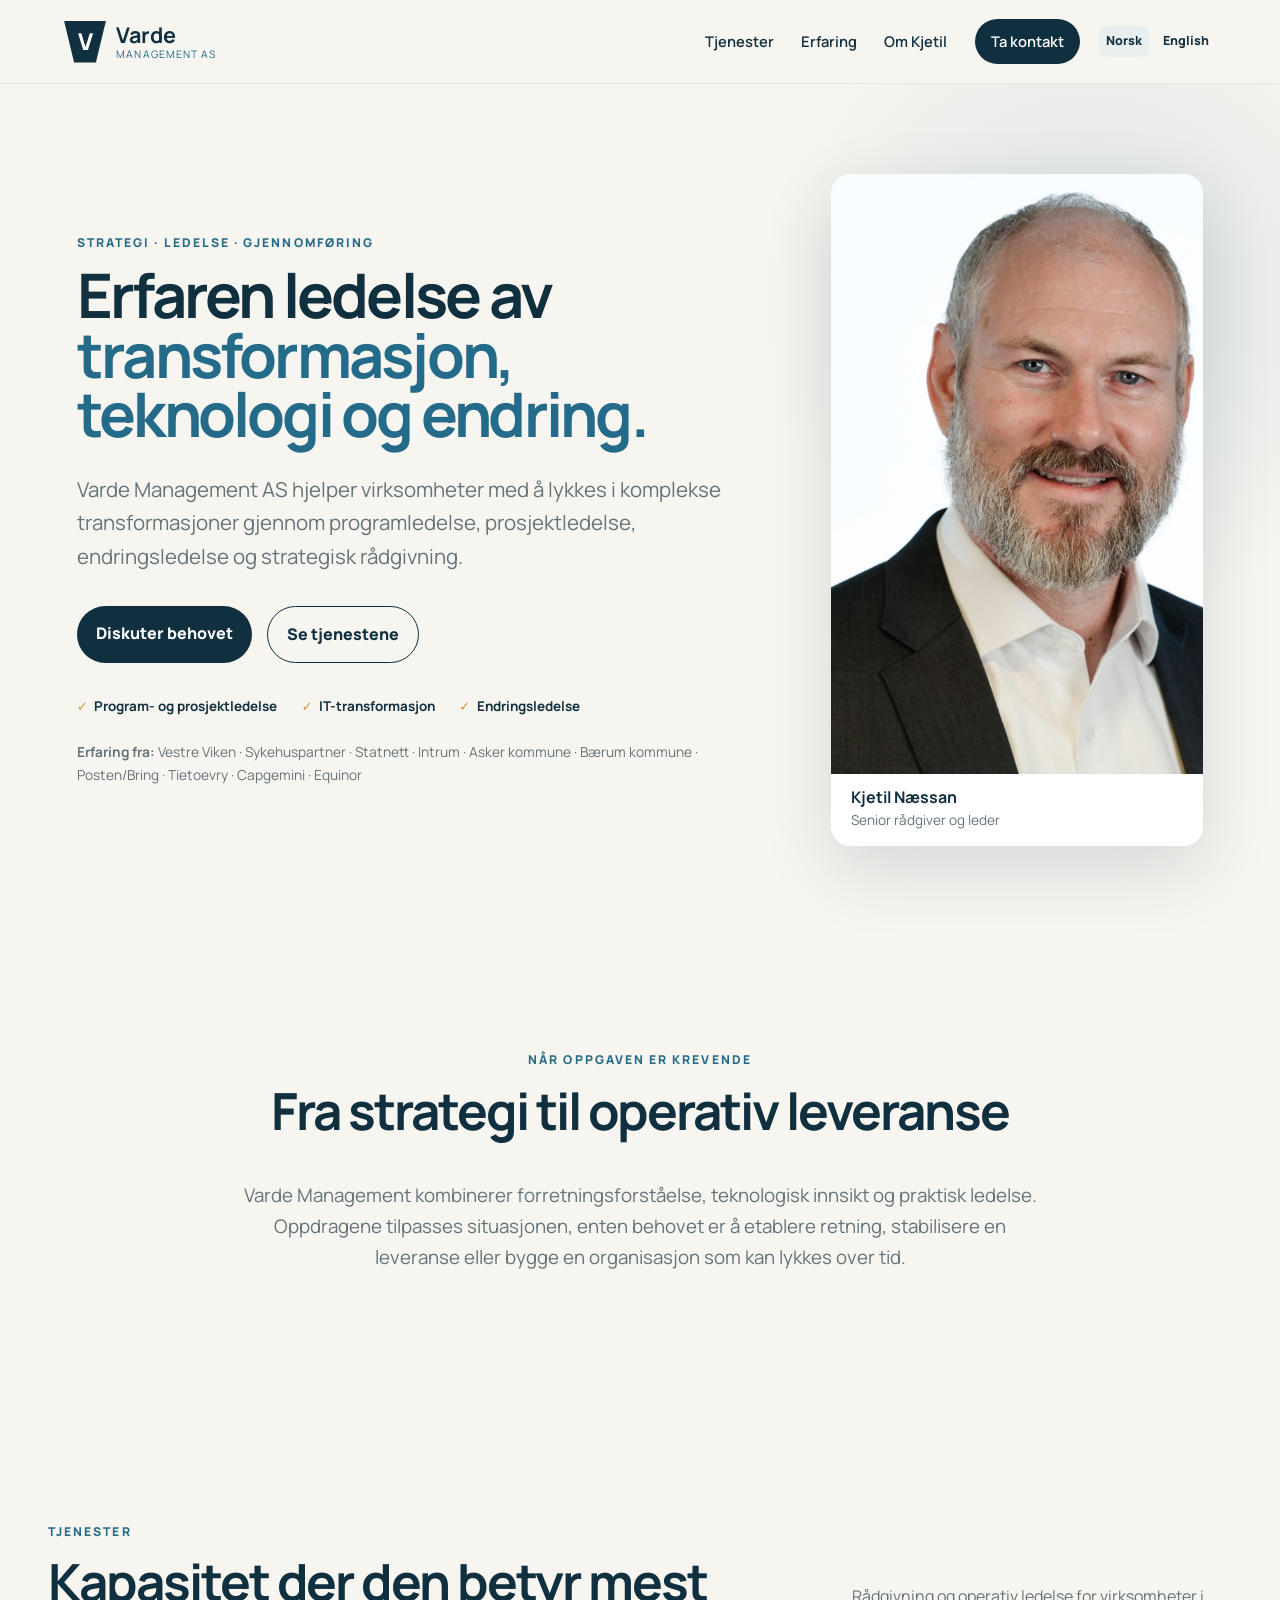
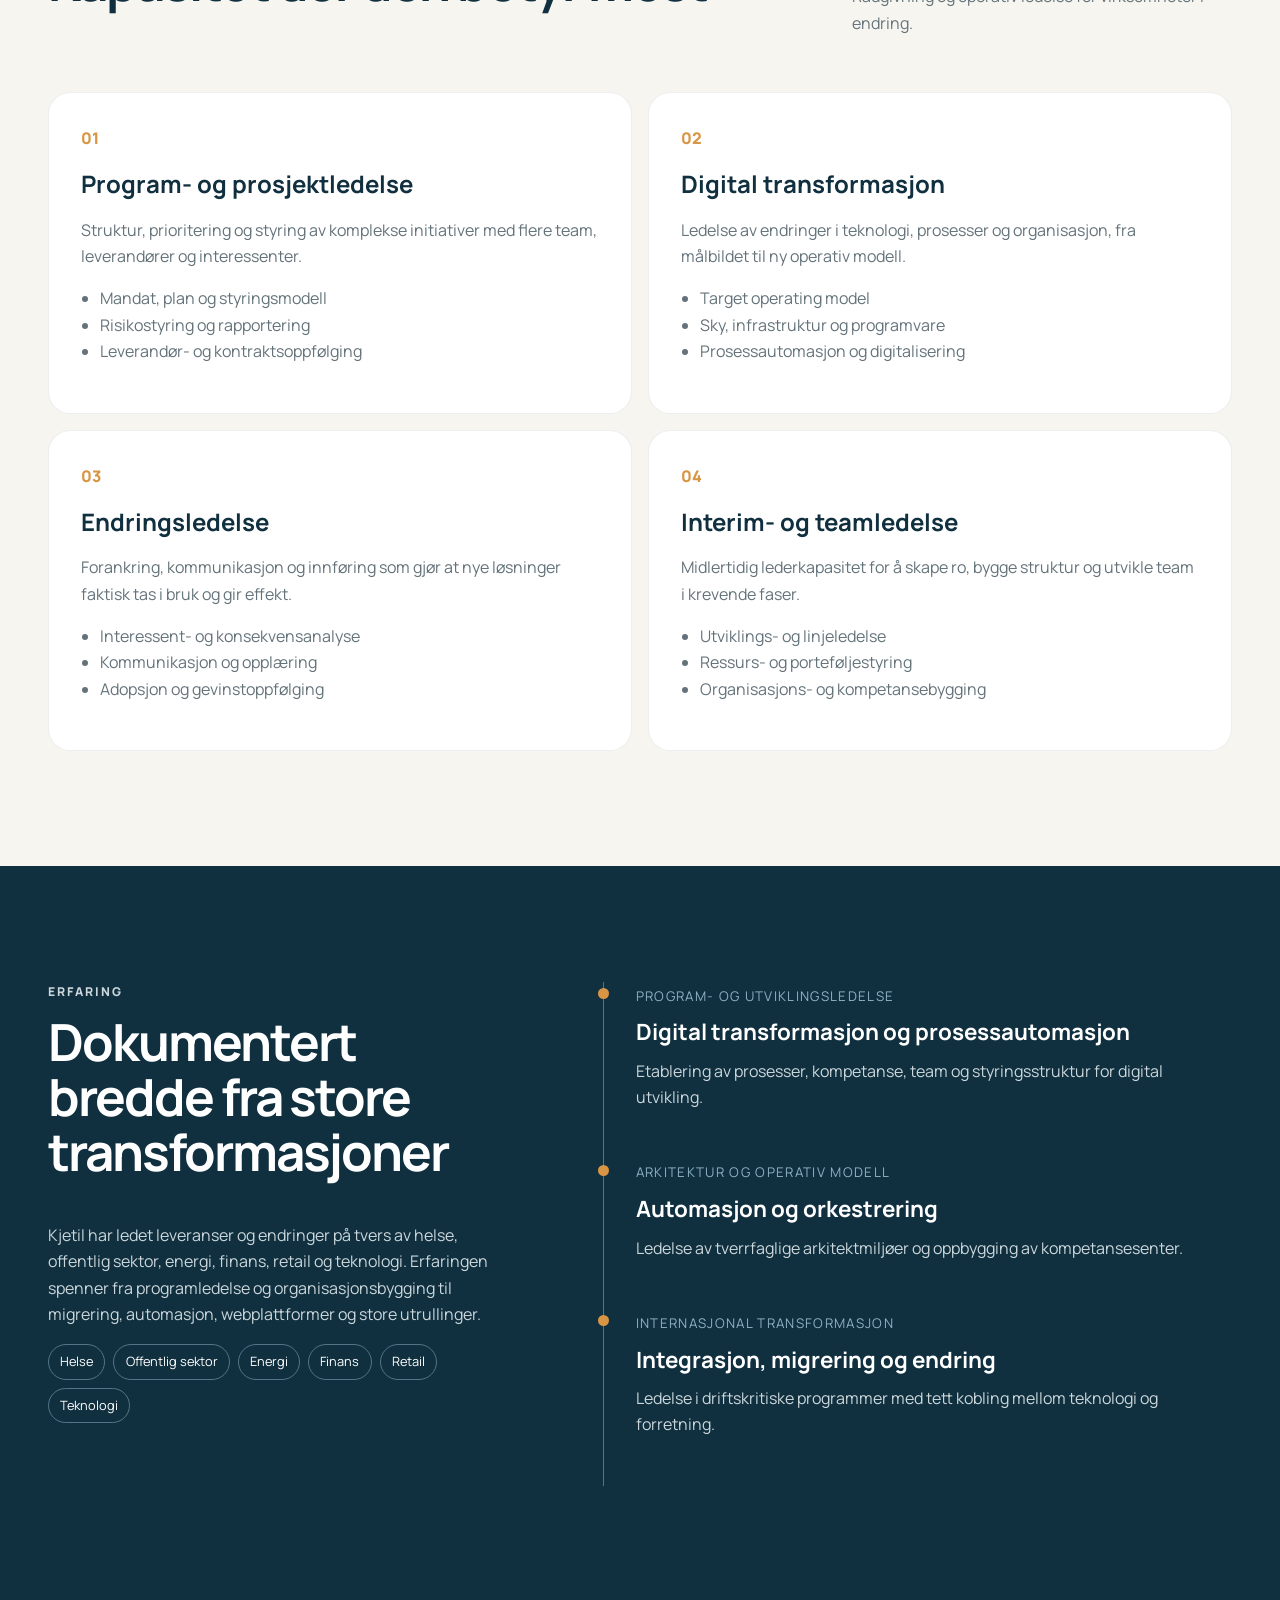
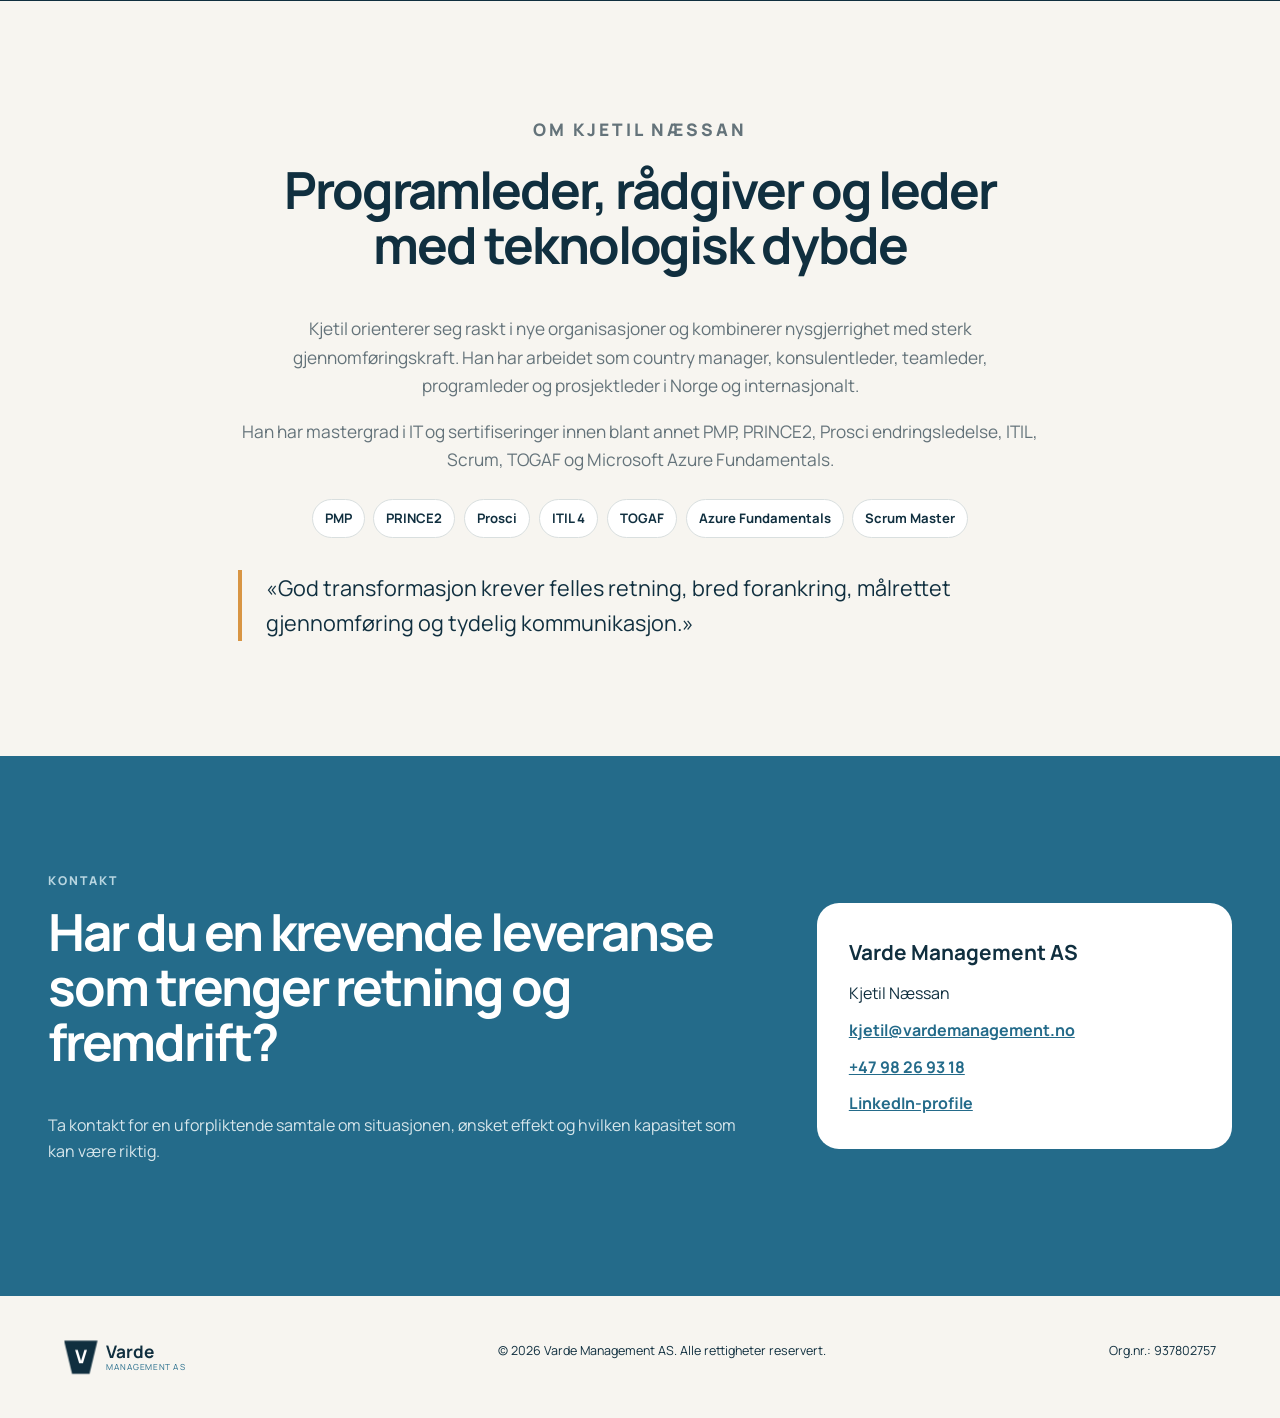
<file: index.html>
<!doctype html>
<html lang="no">

<head>
    <meta charset="utf-8">
    <meta name="viewport" content="width=device-width, initial-scale=1">
    <meta name="description"
        content="Varde Management AS tilbyr programledelse, prosjektledelse, endringsledelse og strategisk rådgivning for digital transformasjon.">
    <meta name="theme-color" content="#102f3f">
    <title>Varde Management AS | Konsulenttjenester</title>
    <link rel="preconnect" href="https://fonts.googleapis.com">
    <link rel="preconnect" href="https://fonts.gstatic.com" crossorigin>
    <link href="https://fonts.googleapis.com/css2?family=Manrope:wght@400;500;600;700;800&display=swap"
        rel="stylesheet">
    <link rel="stylesheet" href="styles.css">
    <link rel="canonical" href="https://vardemanagement.no/" />
    <script defer src="script.js"></script>
    <link rel="alternate" hreflang="no" href="https://www.vardemanagement.no/" />
    <link rel="alternate" hreflang="en" href="https://www.vardemanagement.no/en.html" />
    <link rel="alternate" hreflang="x-default" href="https://www.vardemanagement.no/" />
    <link rel="icon" type="image/svg+xml" href="favicon.svg">
</head>

<body><a class="skip" href="#main">Skip to content</a>
    <header class="site-header"><a class="brand" href="#top" aria-label="Varde Management AS"><span class="brand-mark"
                aria-hidden="true">V</span><span><strong>Varde</strong><small>Management AS</small></span></a>
        <div class="header-right"><button class="menu" type="button" aria-expanded="false"
                aria-controls="nav">Menu</button>
            <nav id="nav" aria-label="Main navigation"><a href="#tjenester">Tjenester</a><a
                    href="#erfaring">Erfaring</a><a href="#om">Om Kjetil</a><a class="nav-cta" href="#kontakt">Ta
                    kontakt</a></nav>
            <div class="language-switch" aria-label="Language"><a href="index.html" aria-current="page">Norsk </a><a
                    href="en.html">English </a></div>
        </div>
    </header>
    <main id="main">
        <section class="hero" id="top">
            <div class="hero-copy reveal">
                <p class="eyebrow">Strategi · ledelse · gjennomføring</p>
                <h1>Erfaren ledelse av <span>transformasjon, teknologi og endring.</span></h1>
                <p class="lead">Varde Management AS hjelper virksomheter med å lykkes i komplekse transformasjoner
                    gjennom programledelse, prosjektledelse, endringsledelse og strategisk rådgivning.</p>
                <div class="actions"><a class="button primary" href="#kontakt">Diskuter behovet</a><a
                        class="button secondary" href="#tjenester">Se tjenestene</a></div>
                <ul class="proof">
                    <li>Program- og prosjektledelse</li>
                    <li>IT-transformasjon</li>
                    <li>Endringsledelse</li>
                </ul>
                <p class="customer-proof"><strong>Erfaring fra:</strong> Vestre Viken · Sykehuspartner · Statnett ·
                    Intrum · Asker kommune · Bærum kommune · Posten/Bring · Tietoevry · Capgemini · Equinor</p>
            </div>
            <div class="hero-visual reveal">
                <div class="portrait-wrap"><img src="assets/kjetil-naessan.jpg" alt="Professional portrait" width="720"
                        height="900">
                    <div class="portrait-card"><strong>Kjetil Næssan</strong><span>Senior rådgiver og leder</span></div>
                </div>
            </div>
        </section>
        <section class="section intro">
            <p class="section-kicker">Når oppgaven er krevende</p>
            <h2>Fra strategi til operativ leveranse</h2>
            <p>Varde Management kombinerer forretningsforståelse, teknologisk innsikt og praktisk ledelse. Oppdragene
                tilpasses situasjonen, enten behovet er å etablere retning, stabilisere en leveranse eller bygge en
                organisasjon som kan lykkes over tid.</p>
        </section>
        <section class="section" id="tjenester">
            <div class="section-head">
                <div>
                    <p class="section-kicker">Tjenester</p>
                    <h2>Kapasitet der den betyr mest</h2>
                </div>
                <p>Rådgivning og operativ ledelse for virksomheter i endring.</p>
            </div>
            <div class="cards">
                <article class="card"><span>01</span>
                    <h3>Program- og prosjektledelse</h3>
                    <p>Struktur, prioritering og styring av komplekse initiativer med flere team, leverandører og
                        interessenter.</p>
                    <ul>
                        <li>Mandat, plan og styringsmodell</li>
                        <li>Risikostyring og rapportering</li>
                        <li>Leverandør- og kontraktsoppfølging</li>
                    </ul>
                </article>
                <article class="card"><span>02</span>
                    <h3>Digital transformasjon</h3>
                    <p>Ledelse av endringer i teknologi, prosesser og organisasjon, fra målbildet til ny operativ
                        modell.</p>
                    <ul>
                        <li>Target operating model</li>
                        <li>Sky, infrastruktur og programvare</li>
                        <li>Prosessautomasjon og digitalisering</li>
                    </ul>
                </article>
                <article class="card"><span>03</span>
                    <h3>Endringsledelse</h3>
                    <p>Forankring, kommunikasjon og innføring som gjør at nye løsninger faktisk tas i bruk og gir
                        effekt.</p>
                    <ul>
                        <li>Interessent- og konsekvensanalyse</li>
                        <li>Kommunikasjon og opplæring</li>
                        <li>Adopsjon og gevinstoppfølging</li>
                    </ul>
                </article>
                <article class="card"><span>04</span>
                    <h3>Interim- og teamledelse</h3>
                    <p>Midlertidig lederkapasitet for å skape ro, bygge struktur og utvikle team i krevende faser.</p>
                    <ul>
                        <li>Utviklings- og linjeledelse</li>
                        <li>Ressurs- og porteføljestyring</li>
                        <li>Organisasjons- og kompetansebygging</li>
                    </ul>
                </article>
            </div>
        </section>
        <section class="section experience" id="erfaring">
            <div>
                <p class="section-kicker">Erfaring</p>
                <h2>Dokumentert bredde fra store transformasjoner</h2>
                <p>Kjetil har ledet leveranser og endringer på tvers av helse, offentlig sektor, energi, finans, retail
                    og teknologi. Erfaringen spenner fra programledelse og organisasjonsbygging til migrering,
                    automasjon, webplattformer og store utrullinger.</p>
                <div class="tags"><span>Helse</span><span>Offentlig
                        sektor</span><span>Energi</span><span>Finans</span><span>Retail</span><span>Teknologi</span>
                </div>
            </div>
            <div class="timeline">
                <article><small>Program- og utviklingsledelse</small>
                    <h3>Digital transformasjon og prosessautomasjon</h3>
                    <p>Etablering av prosesser, kompetanse, team og styringsstruktur for digital utvikling.</p>
                </article>
                <article><small>Arkitektur og operativ modell</small>
                    <h3>Automasjon og orkestrering</h3>
                    <p>Ledelse av tverrfaglige arkitektmiljøer og oppbygging av kompetansesenter.</p>
                </article>
                <article><small>Internasjonal transformasjon</small>
                    <h3>Integrasjon, migrering og endring</h3>
                    <p>Ledelse i driftskritiske programmer med tett kobling mellom teknologi og forretning.</p>
                </article>
            </div>
        </section>
        <section class="section about" id="om">
            <p class="section-kicker">Om Kjetil Næssan</p>
            <h2>Programleder, rådgiver og leder med teknologisk dybde</h2>
            <p>Kjetil orienterer seg raskt i nye organisasjoner og kombinerer nysgjerrighet med sterk
                gjennomføringskraft. Han har arbeidet som country manager, konsulentleder, teamleder, programleder og
                prosjektleder i Norge og internasjonalt.</p>
            <p>Han har mastergrad i IT og sertifiseringer innen blant annet PMP, PRINCE2, Prosci endringsledelse, ITIL,
                Scrum, TOGAF og Microsoft Azure Fundamentals.</p>
            <div class="credentials"><span>PMP</span><span>PRINCE2</span><span>Prosci</span><span>ITIL
                    4</span><span>TOGAF</span><span>Azure Fundamentals</span><span>Scrum Master</span></div>
            <blockquote>«God transformasjon krever felles retning, bred forankring, målrettet gjennomføring og tydelig
                kommunikasjon.»</blockquote>
        </section>
        <section class="section contact" id="kontakt">
            <div>
                <p class="section-kicker light">Kontakt</p>
                <h2>Har du en krevende leveranse som trenger retning og fremdrift?</h2>
                <p>Ta kontakt for en uforpliktende samtale om situasjonen, ønsket effekt og hvilken kapasitet som kan
                    være riktig.</p>
            </div>
            <div class="contact-card"><strong>Varde Management AS</strong><span>Kjetil Næssan</span><a id="emailLink"
                    href="#kontakt">LEGG-INN-EPOST</a><a id="phoneLink" href="#kontakt">LEGG-INN-TELEFON</a><a
                    id="linkedinLink" href="#kontakt" target="_blank" rel="noopener noreferrer">LEGG-INN-LINKEDIN</a>
            </div>
        </section>
    </main>
    <footer>
        <div class="brand footer-brand"><span class="brand-mark">V</span><span><strong>Varde</strong><small>Management
                    AS</small></span></div>
        <p>© <span id="year"></span> Varde Management AS. Alle rettigheter reservert.</p>
        <p id="orgNumber">Org.nr.: LEGG-INN</p>
    </footer>
</body>

</html>
</file>
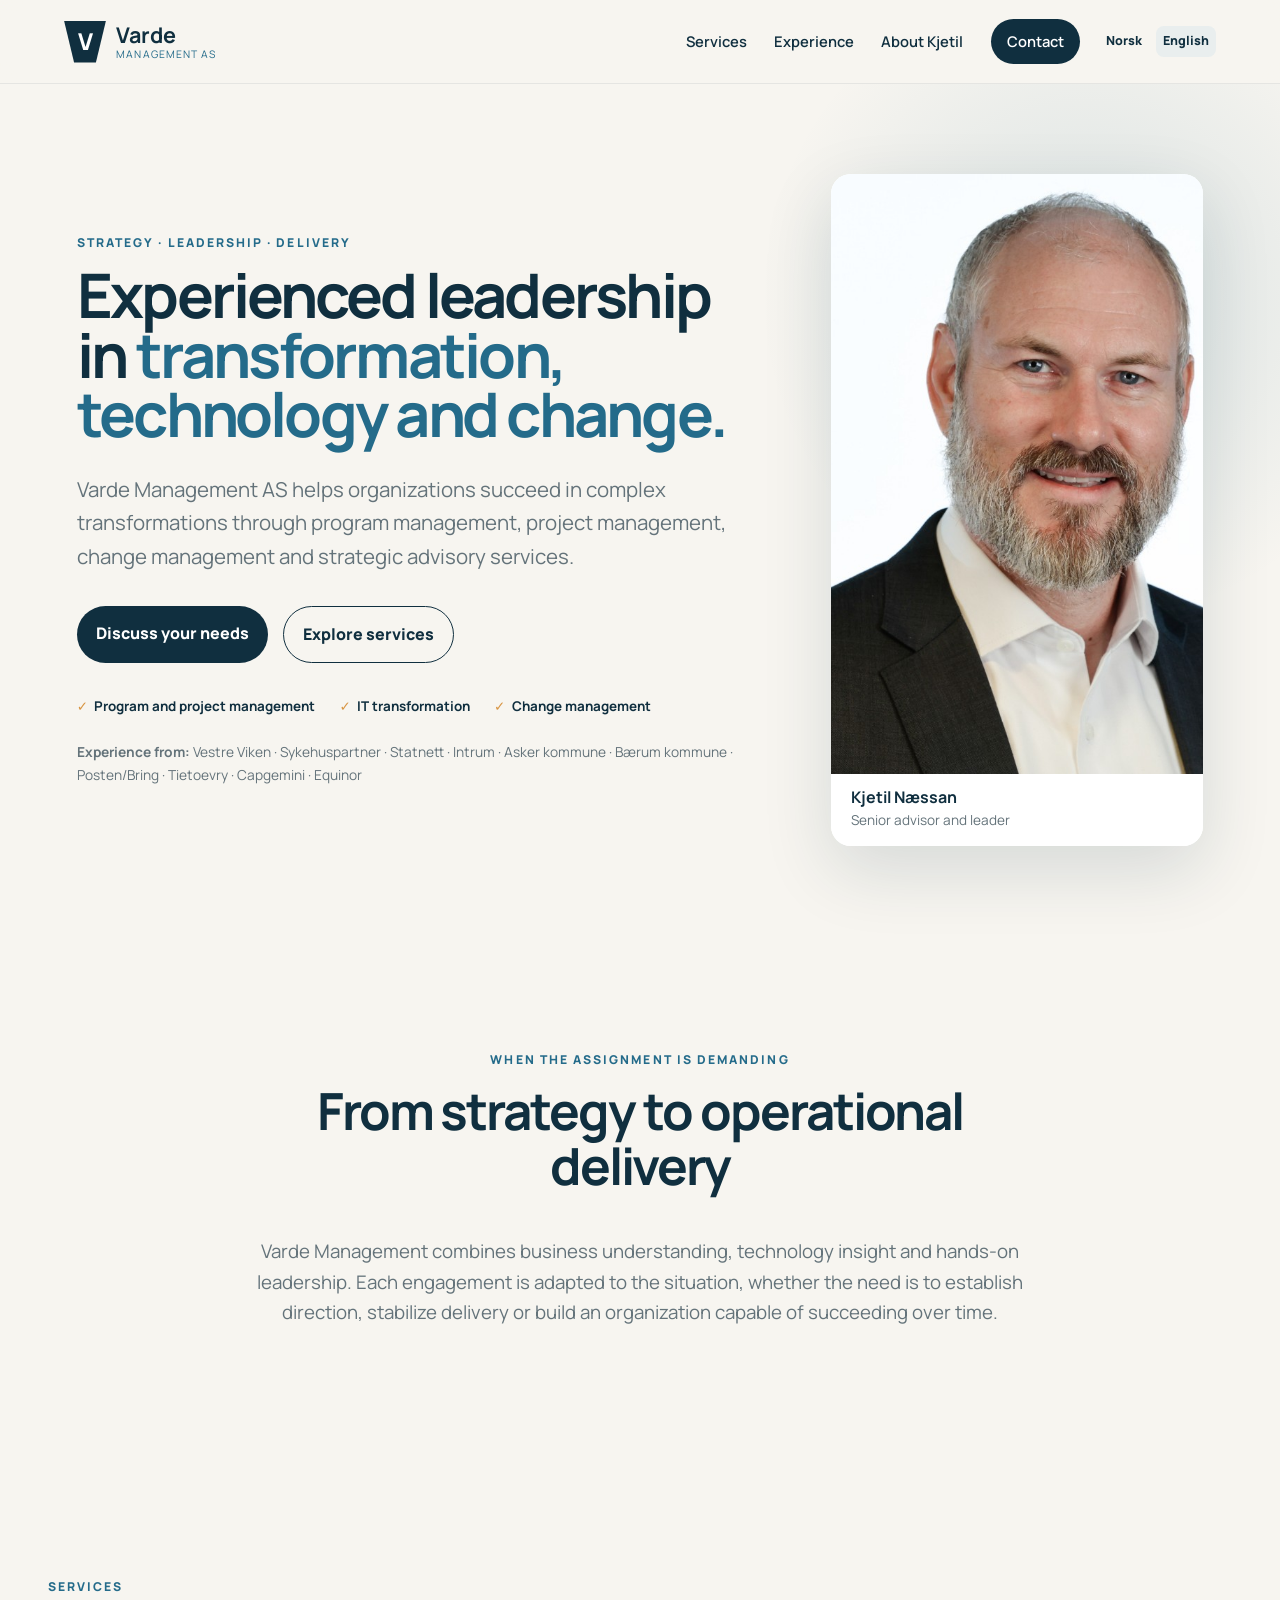
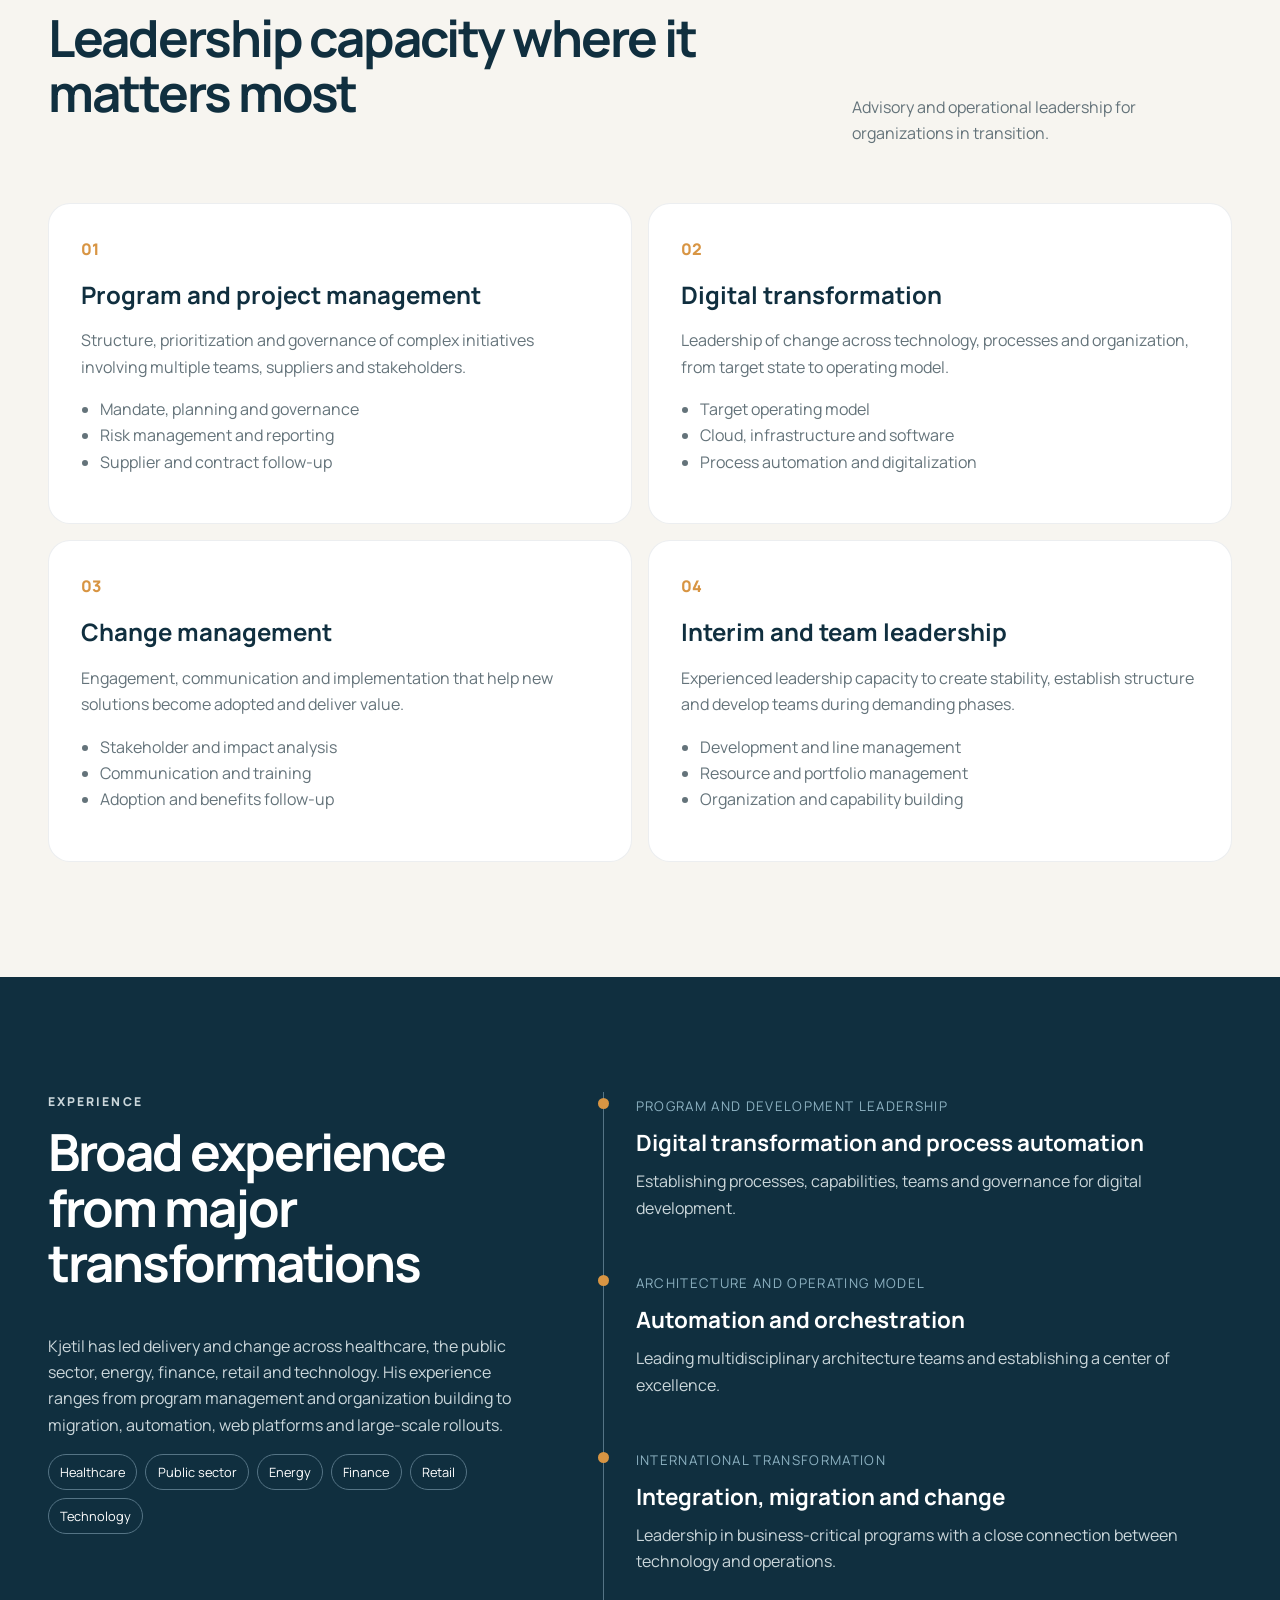
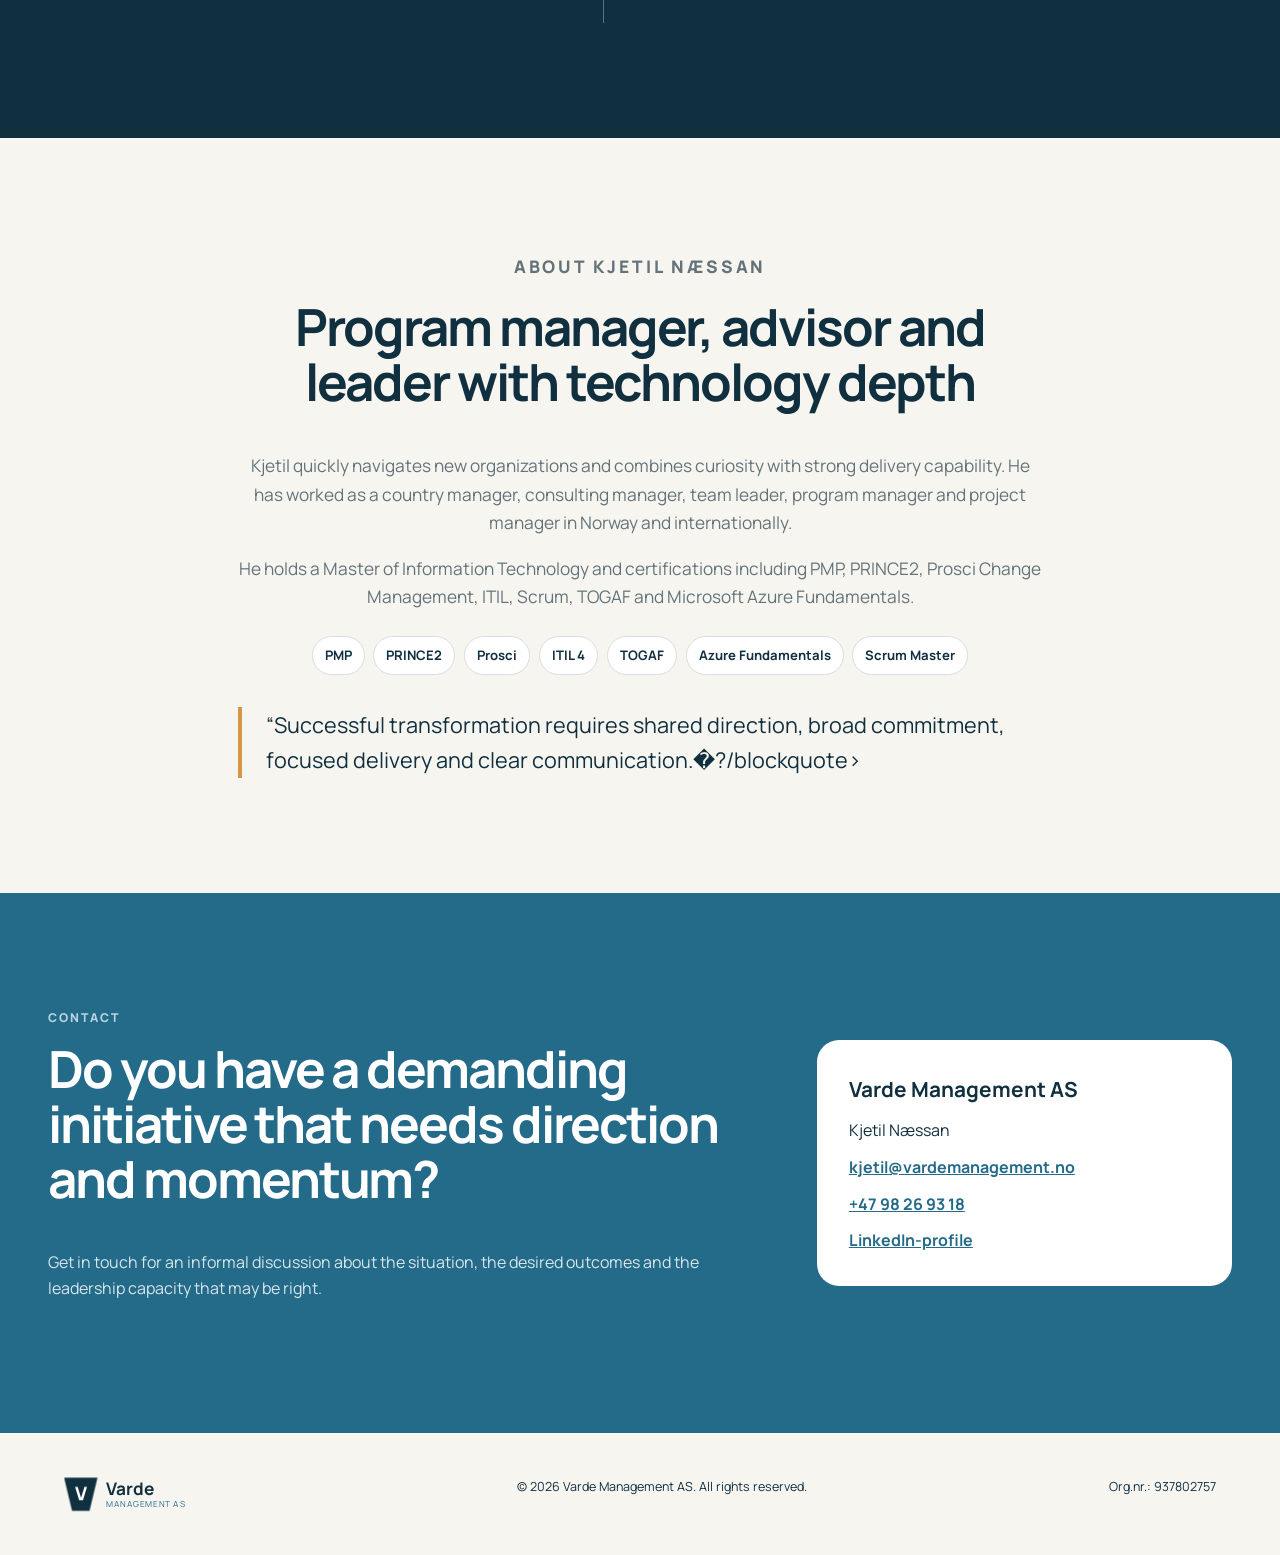
<file: en.html>
<!doctype html>
<html lang="en">

<head>
    <meta charset="utf-8">
    <meta name="viewport" content="width=device-width, initial-scale=1">
    <meta name="description"
        content="Varde Management AS provides program management, project management, change management and strategic advisory services.">
    <meta name="theme-color" content="#102f3f">
    <title>Varde Management AS | Consulting Services</title>
    <link rel="preconnect" href="https://fonts.googleapis.com">
    <link rel="preconnect" href="https://fonts.gstatic.com" crossorigin>
    <link href="https://fonts.googleapis.com/css2?family=Manrope:wght@400;500;600;700;800&display=swap"
        rel="stylesheet">
    <link rel="stylesheet" href="styles.css">
    <link rel="canonical" href="https://www.vardemanagement.no/en.html" />
    <script defer src="script.js"></script>
    <link rel="alternate" hreflang="no" href="https://www.vardemanagement.no/" />
    <link rel="alternate" hreflang="en" href="https://www.vardemanagement.no/en.html" />
    <link rel="alternate" hreflang="x-default" href="https://www.vardemanagement.no/" />
    <link rel="icon" type="image/svg+xml" href="favicon.svg">
</head>

<body><a class="skip" href="#main">Skip to content</a>
    <header class="site-header"><a class="brand" href="#top" aria-label="Varde Management AS"><span class="brand-mark"
                aria-hidden="true">V</span><span><strong>Varde</strong><small>Management AS</small></span></a>
        <div class="header-right"><button class="menu" type="button" aria-expanded="false"
                aria-controls="nav">Menu</button>
            <nav id="nav" aria-label="Main navigation"><a href="#tjenester">Services</a><a
                    href="#erfaring">Experience</a><a href="#om">About Kjetil</a><a class="nav-cta"
                    href="#kontakt">Contact</a></nav>
            <div class="language-switch" aria-label="Language"><a href="index.html">Norsk </a><a href="en.html"
                    aria-current="page">English</a></div>
        </div>
    </header>
    <main id="main">
        <section class="hero" id="top">
            <div class="hero-copy reveal">
                <p class="eyebrow">Strategy · leadership · delivery</p>
                <h1>Experienced leadership in <span>transformation, technology and change.</span></h1>
                <p class="lead">Varde Management AS helps organizations succeed in complex transformations through
                    program management, project management, change management and strategic advisory services.</p>
                <div class="actions"><a class="button primary" href="#kontakt">Discuss your needs</a><a
                        class="button secondary" href="#tjenester">Explore services</a></div>
                <ul class="proof">
                    <li>Program and project management</li>
                    <li>IT transformation</li>
                    <li>Change management</li>
                </ul>
                <p class="customer-proof"><strong>Experience from:</strong> Vestre Viken · Sykehuspartner · Statnett ·
                    Intrum · Asker kommune · Bærum kommune · Posten/Bring · Tietoevry · Capgemini · Equinor</p>
            </div>
            <div class="hero-visual reveal">
                <div class="portrait-wrap"><img src="assets/kjetil-naessan.jpg" alt="Professional portrait" width="720"
                        height="900">
                    <div class="portrait-card"><strong>Kjetil Næssan</strong><span>Senior advisor and leader</span>
                    </div>
                </div>
            </div>
        </section>
        <section class="section intro">
            <p class="section-kicker">When the assignment is demanding</p>
            <h2>From strategy to operational delivery</h2>
            <p>Varde Management combines business understanding, technology insight and hands-on leadership. Each
                engagement is adapted to the situation, whether the need is to establish direction, stabilize delivery
                or build an organization capable of succeeding over time.</p>
        </section>
        <section class="section" id="tjenester">
            <div class="section-head">
                <div>
                    <p class="section-kicker">Services</p>
                    <h2>Leadership capacity where it matters most</h2>
                </div>
                <p>Advisory and operational leadership for organizations in transition.</p>
            </div>
            <div class="cards">
                <article class="card"><span>01</span>
                    <h3>Program and project management</h3>
                    <p>Structure, prioritization and governance of complex initiatives involving multiple teams,
                        suppliers and stakeholders.</p>
                    <ul>
                        <li>Mandate, planning and governance</li>
                        <li>Risk management and reporting</li>
                        <li>Supplier and contract follow-up</li>
                    </ul>
                </article>
                <article class="card"><span>02</span>
                    <h3>Digital transformation</h3>
                    <p>Leadership of change across technology, processes and organization, from target state to
                        operating model.</p>
                    <ul>
                        <li>Target operating model</li>
                        <li>Cloud, infrastructure and software</li>
                        <li>Process automation and digitalization</li>
                    </ul>
                </article>
                <article class="card"><span>03</span>
                    <h3>Change management</h3>
                    <p>Engagement, communication and implementation that help new solutions become adopted and deliver
                        value.</p>
                    <ul>
                        <li>Stakeholder and impact analysis</li>
                        <li>Communication and training</li>
                        <li>Adoption and benefits follow-up</li>
                    </ul>
                </article>
                <article class="card"><span>04</span>
                    <h3>Interim and team leadership</h3>
                    <p>Experienced leadership capacity to create stability, establish structure and develop teams during
                        demanding phases.</p>
                    <ul>
                        <li>Development and line management</li>
                        <li>Resource and portfolio management</li>
                        <li>Organization and capability building</li>
                    </ul>
                </article>
            </div>
        </section>
        <section class="section experience" id="erfaring">
            <div>
                <p class="section-kicker">Experience</p>
                <h2>Broad experience from major transformations</h2>
                <p>Kjetil has led delivery and change across healthcare, the public sector, energy, finance, retail and
                    technology. His experience ranges from program management and organization building to migration,
                    automation, web platforms and large-scale rollouts.</p>
                <div class="tags"><span>Healthcare</span><span>Public
                        sector</span><span>Energy</span><span>Finance</span><span>Retail</span><span>Technology</span>
                </div>
            </div>
            <div class="timeline">
                <article><small>Program and development leadership</small>
                    <h3>Digital transformation and process automation</h3>
                    <p>Establishing processes, capabilities, teams and governance for digital development.</p>
                </article>
                <article><small>Architecture and operating model</small>
                    <h3>Automation and orchestration</h3>
                    <p>Leading multidisciplinary architecture teams and establishing a center of excellence.</p>
                </article>
                <article><small>International transformation</small>
                    <h3>Integration, migration and change</h3>
                    <p>Leadership in business-critical programs with a close connection between technology and
                        operations.</p>
                </article>
            </div>
        </section>
        <section class="section about" id="om">
            <p class="section-kicker">About Kjetil Næssan</p>
            <h2>Program manager, advisor and leader with technology depth</h2>
            <p>Kjetil quickly navigates new organizations and combines curiosity with strong delivery capability. He has
                worked as a country manager, consulting manager, team leader, program manager and project manager in
                Norway and internationally.</p>
            <p>He holds a Master of Information Technology and certifications including PMP, PRINCE2, Prosci Change
                Management, ITIL, Scrum, TOGAF and Microsoft Azure Fundamentals.</p>
            <div class="credentials"><span>PMP</span><span>PRINCE2</span><span>Prosci</span><span>ITIL
                    4</span><span>TOGAF</span><span>Azure Fundamentals</span><span>Scrum Master</span></div>
            <blockquote>“Successful transformation requires shared direction, broad commitment, focused delivery and
                clear communication.�?/blockquote>
        </section>
        <section class="section contact" id="kontakt">
            <div>
                <p class="section-kicker light">Contact</p>
                <h2>Do you have a demanding initiative that needs direction and momentum?</h2>
                <p>Get in touch for an informal discussion about the situation, the desired outcomes and the leadership
                    capacity that may be right.</p>
            </div>
            <div class="contact-card"><strong>Varde Management AS</strong><span>Kjetil Næssan</span><a id="emailLink"
                    href="#kontakt">LEGG-INN-EPOST</a><a id="phoneLink" href="#kontakt">LEGG-INN-TELEFON</a><a
                    id="linkedinLink" href="#kontakt" target="_blank" rel="noopener noreferrer">LEGG-INN-LINKEDIN</a>
            </div>
        </section>
    </main>
    <footer>
        <div class="brand footer-brand"><span class="brand-mark">V</span><span><strong>Varde</strong><small>Management
                    AS</small></span></div>
        <p>© <span id="year"></span> Varde Management AS. All rights reserved.</p>
        <p id="orgNumber">Org.nr.: LEGG-INN</p>
    </footer>
</body>

</html>
</file>
<file: styles.css>
:root{--ink:#102f3f;--blue:#246b8a;--accent:#d89543;--paper:#f7f5f0;--muted:#64737a;--white:#fff;--line:#d9dfdf;--radius:22px;--shadow:0 24px 70px rgba(16,47,63,.14)}
*{box-sizing:border-box}html{scroll-behavior:smooth}body{margin:0;font-family:Manrope,system-ui,sans-serif;color:var(--ink);background:var(--paper);line-height:1.65}a{color:inherit}.skip{position:absolute;left:-9999px}.skip:focus{left:1rem;top:1rem;background:#fff;padding:.7rem;z-index:99}.site-header{height:84px;display:flex;align-items:center;justify-content:space-between;padding:0 clamp(1.25rem,5vw,5rem);position:sticky;top:0;background:rgba(247,245,240,.94);backdrop-filter:blur(12px);z-index:20;border-bottom:1px solid rgba(16,47,63,.08)}.brand{display:flex;align-items:center;gap:.65rem;text-decoration:none;line-height:1}.brand-mark{display:grid;place-items:center;width:42px;height:42px;color:#fff;font-size:1.45rem;font-weight:800;background:var(--ink);clip-path:polygon(0 0,100% 0,76% 100%,24% 100%)}.brand strong{font-size:1.35rem}.brand small{display:block;color:var(--blue);font-size:.65rem;letter-spacing:.1em;text-transform:uppercase;margin-top:.2rem}.header-right{display:flex;align-items:center;gap:1.2rem}.site-header nav{display:flex;align-items:center;gap:1.7rem}.site-header nav a{text-decoration:none;font-size:.92rem;font-weight:600}.nav-cta{color:#fff!important;background:var(--ink);padding:.65rem 1rem;border-radius:99px}.language-switch{display:flex;align-items:center;gap:.4rem;font-size:.78rem;font-weight:800}.language-switch a{text-decoration:none;padding:.35rem .45rem;border-radius:8px}.language-switch a[aria-current="page"]{background:#e9eeee}.menu{display:none}.hero{min-height:calc(100vh - 84px);max-width:1500px;margin:auto;padding:clamp(3rem,7vw,7rem) clamp(1.25rem,6vw,6rem);display:grid;grid-template-columns:1.3fr .7fr;gap:4rem;align-items:center;background:radial-gradient(circle at 85% 25%,rgba(36,107,138,.14),transparent 26%)}.eyebrow,.section-kicker{text-transform:uppercase;letter-spacing:.17em;font-size:.76rem;font-weight:800;color:var(--blue)}h1,h2,h3,p{margin-top:0}h1{font-size:clamp(3.8rem,4.8vw,5.8rem);line-height:.97;letter-spacing:-.045em;max-width:900px;margin-bottom:1.8rem}h1 span{color:var(--blue)}.lead{font-size:clamp(1.05rem,1.6vw,1.3rem);max-width:720px;color:var(--muted)}.actions{display:flex;gap:.9rem;margin:2rem 0;flex-wrap:wrap}.button{display:inline-block;padding:.9rem 1.2rem;border-radius:99px;text-decoration:none;font-weight:800}.primary{background:var(--ink);color:#fff}.secondary{border:1px solid var(--ink)}.proof{display:flex;gap:1.5rem;flex-wrap:wrap;padding:0;list-style:none;font-size:.84rem;font-weight:700}.proof li:before{content:'✓';color:var(--accent);margin-right:.4rem}.customer-proof{margin:1.4rem 0 0;font-size:.86rem;color:var(--muted);line-height:1.7;max-width:690px}
.portrait-wrap{position:relative;max-width:450px;margin:auto;border-radius:20px;box-shadow:var(--shadow);background:#fff;padding-bottom:72px;overflow:hidden}
.portrait-wrap img{
    width:100%;
    height:600px;
    display:block;
    object-fit:cover;
    object-position:center top;
    filter:none;
}
.portrait-card{position:absolute;left:0;right:0;bottom:0;background:#fff;padding:13px 20px 15px;min-height:72px;display:flex;flex-direction:column;justify-content:center}.portrait-card strong{display:block;font-size:1rem;line-height:1.2}.portrait-card span{display:block;font-size:.85rem;line-height:1.35;color:var(--muted);margin-top:4px}.section{max-width:1280px;margin:auto;padding:clamp(4.5rem,9vw,8rem) clamp(1.25rem,4vw,3rem)}.intro{text-align:center;max-width:900px}.intro h2,.section h2{font-size:clamp(2.3rem,4vw,4rem);line-height:1.08;letter-spacing:-.04em}.intro>p:last-child{font-size:1.17rem;color:var(--muted)}.section-head{display:flex;justify-content:space-between;align-items:end;gap:2rem;margin-bottom:2.5rem}.section-head>p{max-width:380px;color:var(--muted)}.cards{display:grid;grid-template-columns:repeat(2,1fr);gap:1rem}.card{background:#fff;padding:2rem;border-radius:var(--radius);border:1px solid rgba(16,47,63,.08)}.card>span{font-weight:800;color:var(--accent)}.card h3{font-size:1.5rem;margin:.8rem 0}.card p,.card li{color:var(--muted)}.card ul{padding-left:1.2rem}.experience{display:grid;grid-template-columns:.85fr 1.15fr;gap:7vw;background:var(--ink);color:#fff;max-width:none;padding-left:max(1.25rem,calc((100vw - 1280px)/2 + 3rem));padding-right:max(1.25rem,calc((100vw - 1280px)/2 + 3rem))}.experience p{color:#cbd7db}.tags{display:flex;gap:.5rem;flex-wrap:wrap}.tags span{border:1px solid #557485;border-radius:99px;padding:.4rem .7rem;font-size:.8rem}.timeline{border-left:1px solid #557485;padding-left:2rem}.timeline article{position:relative;padding:0 0 2rem}.timeline article:before{content:'';position:absolute;width:11px;height:11px;background:var(--accent);border-radius:50%;left:-2.38rem;top:.4rem}.timeline small{color:#8db2c2;text-transform:uppercase;letter-spacing:.1em}.timeline h3{font-size:1.4rem;margin:.4rem 0}.about{text-align:center;max-width:900px}.about p{color:var(--muted);font-size:1.08rem}.credentials{display:flex;justify-content:center;gap:.55rem;flex-wrap:wrap;margin:1.5rem 0}.credentials span{background:#fff;border:1px solid var(--line);padding:.48rem .75rem;border-radius:99px;font-size:.82rem;font-weight:700}blockquote{font-size:1.35rem;margin:2rem 0 0;border-left:4px solid var(--accent);padding-left:1.5rem;text-align:left}.contact{max-width:none;background:var(--blue);color:#fff;display:grid;grid-template-columns:1.25fr .75fr;gap:6vw;padding-left:max(1.25rem,calc((100vw - 1280px)/2 + 3rem));padding-right:max(1.25rem,calc((100vw - 1280px)/2 + 3rem))}.light{color:#b7d5e0}.contact>div:first-child p:last-child{color:#d7e6eb;max-width:700px}.contact-card{background:#fff;color:var(--ink);padding:2rem;border-radius:var(--radius);display:flex;flex-direction:column;gap:.65rem;align-self:center}.contact-card strong{font-size:1.3rem}.contact-card a{color:var(--blue);font-weight:700}.contact-card small{color:var(--muted);margin-top:.5rem}footer{padding:2.5rem clamp(1.25rem,5vw,5rem);display:flex;align-items:center;justify-content:space-between;gap:2rem;font-size:.78rem}.footer-brand{transform:scale(.8);transform-origin:left}.reveal{animation:rise .75s ease both}@keyframes rise{from{opacity:0;transform:translateY(20px)}to{opacity:1;transform:none}}@media(max-width:1050px){.hero{grid-template-columns:1fr 1fr;gap:2rem}h1{font-size:clamp(3.25rem,5.8vw,4.8rem)}}@media(max-width:850px){.menu{display:block;border:1px solid var(--ink);background:none;border-radius:99px;padding:.55rem .9rem}.header-right{gap:.5rem}.site-header nav{display:none;position:absolute;top:83px;left:0;right:0;background:var(--paper);padding:1.5rem;flex-direction:column;border-bottom:1px solid var(--line)}.site-header nav.open{display:flex}.hero,.experience,.contact{grid-template-columns:1fr}.hero{padding-top:3rem}.hero-visual{max-width:560px;width:100%;margin:auto}h1{font-size:clamp(3rem,12vw,4.8rem)}.cards{grid-template-columns:1fr}.section-head{display:block}footer{align-items:flex-start;flex-direction:column}.proof{display:block}.proof li{margin:.35rem 0}.language-switch .word{display:none}}@media(max-width:520px){.site-header{height:72px}.site-header nav{top:71px}.brand-mark{width:38px;height:38px}.brand strong{font-size:1.15rem}.brand small{font-size:.56rem}h1{font-size:clamp(2.7rem,13.5vw,3.8rem);line-height:1}
.portrait-wrap{
    position:relative;
    max-width:400px;
    margin:auto;
    border-radius:20px;
    box-shadow:var(--shadow);
    background:#fff;
    padding-bottom:72px;
    overflow:hidden;
}
.portrait-card{min-height:68px;padding:11px 16px 13px}}@media(prefers-reduced-motion:reduce){html{scroll-behavior:auto}.reveal{animation:none}}
</file>
